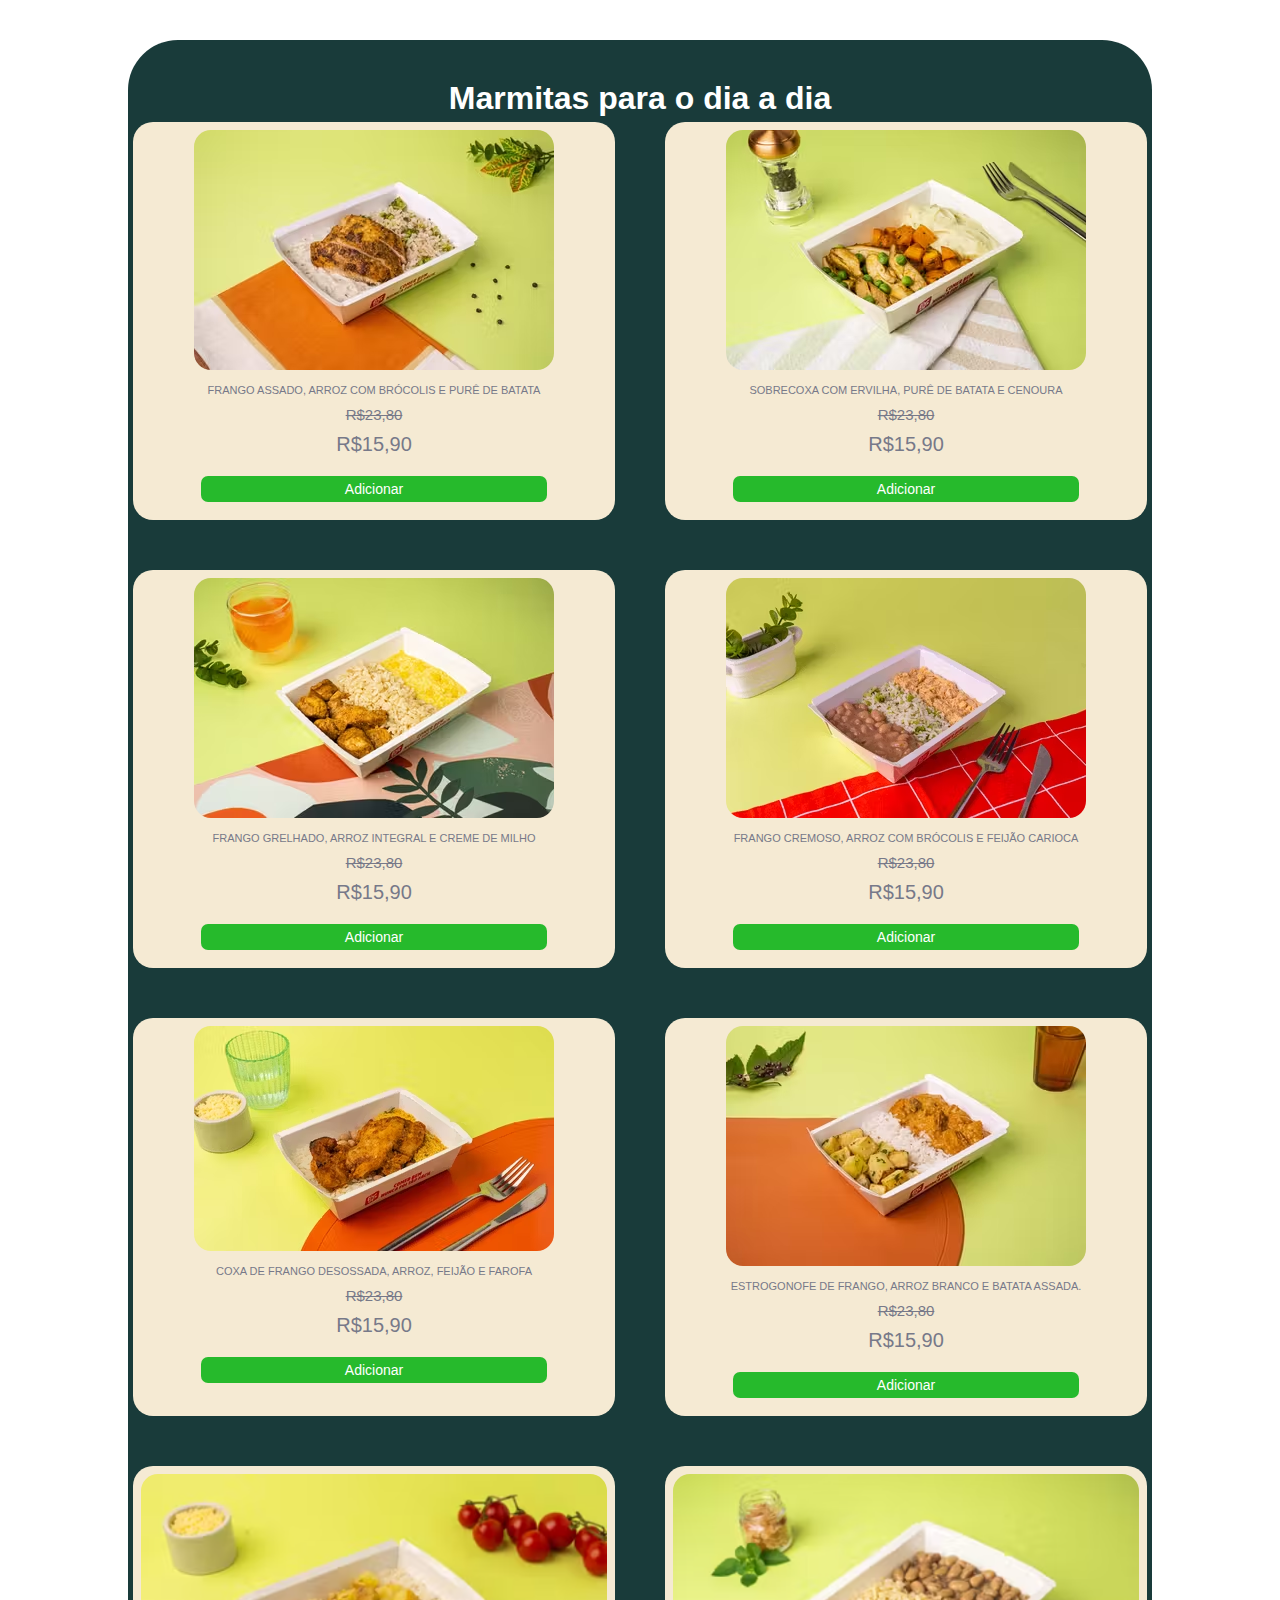
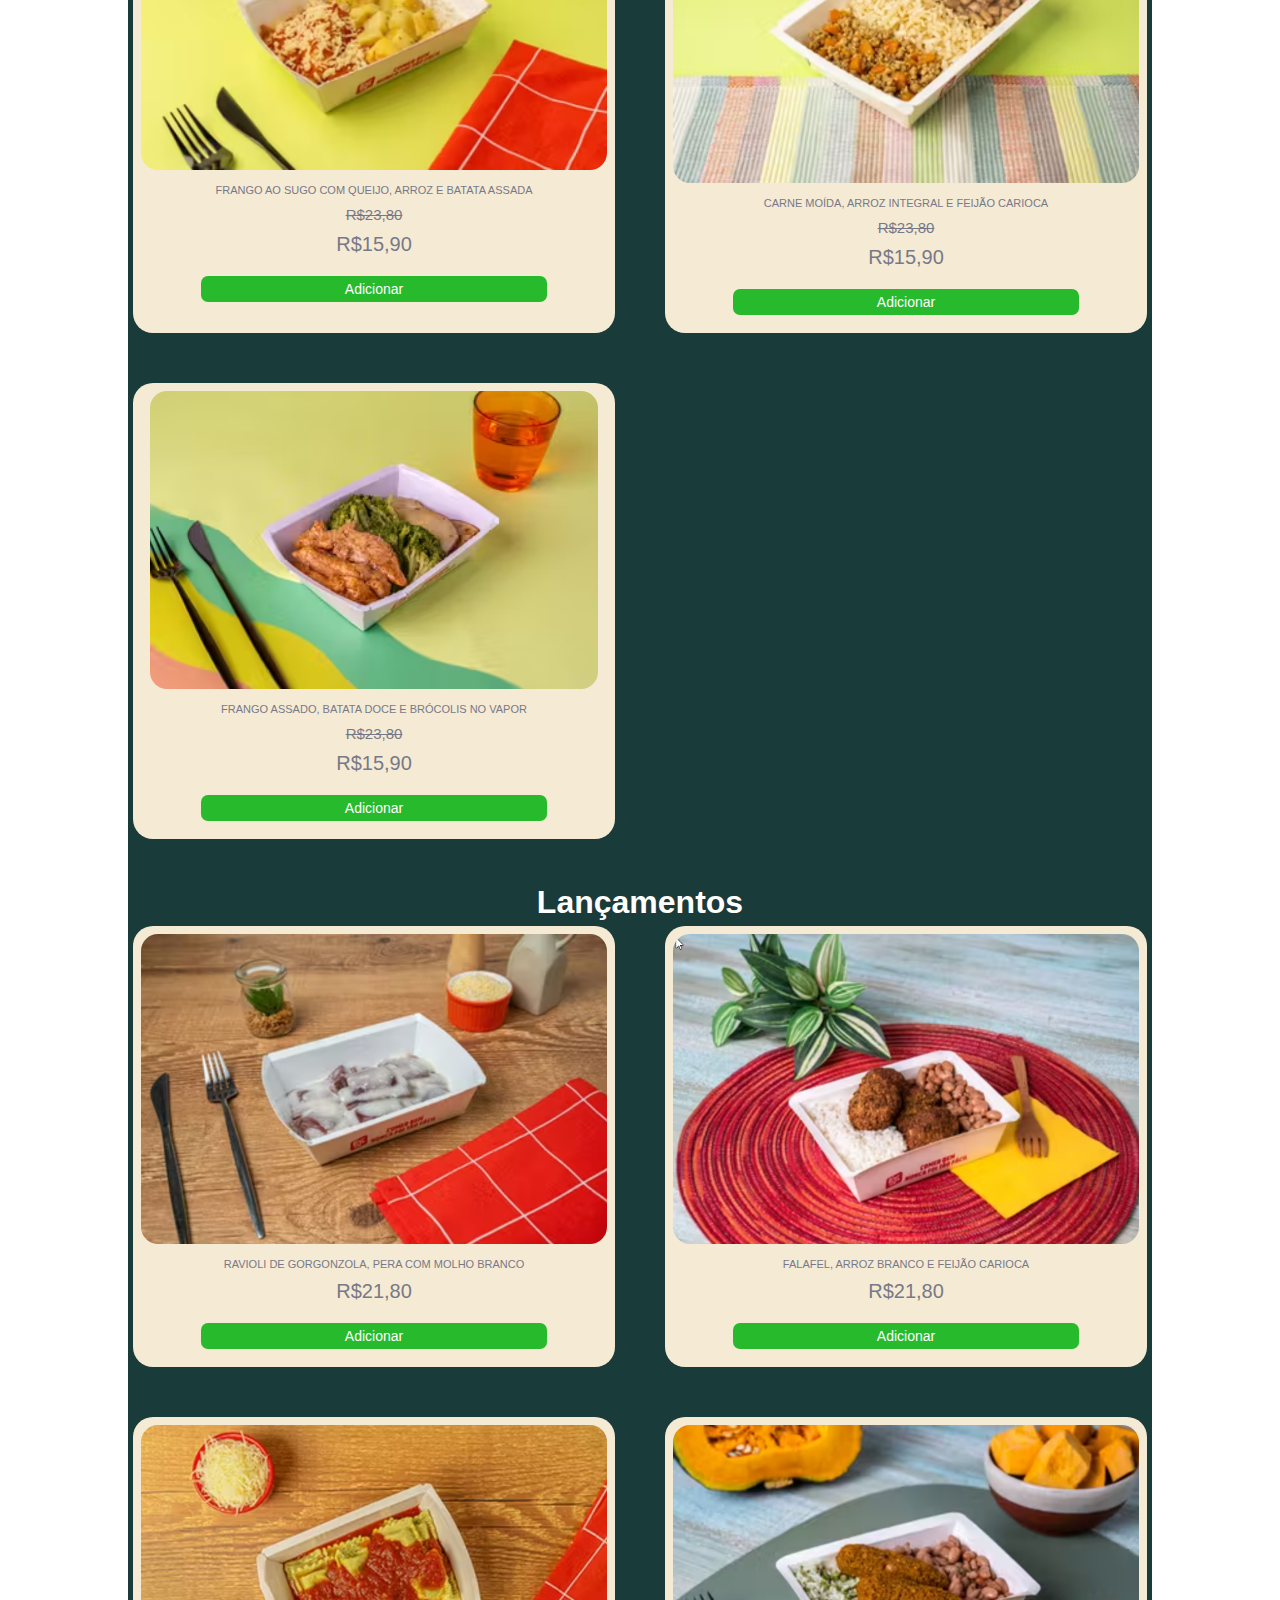
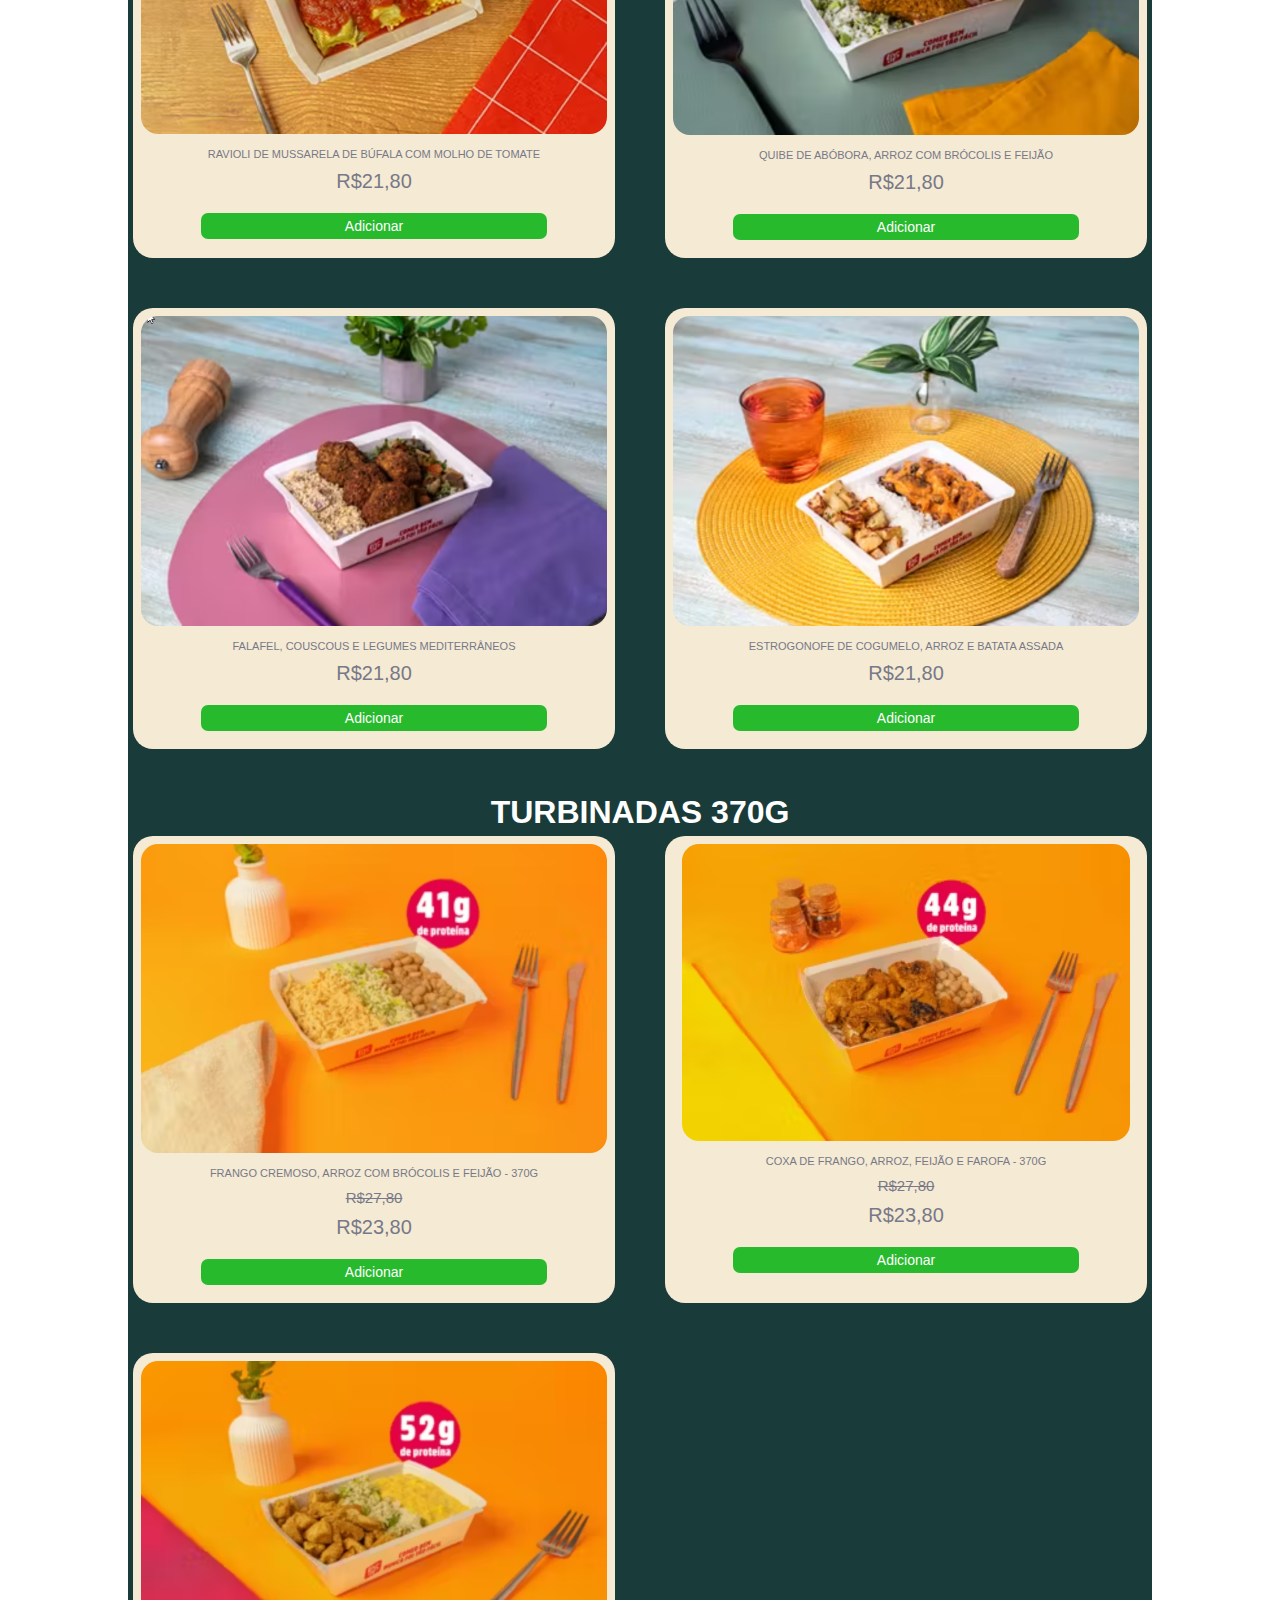
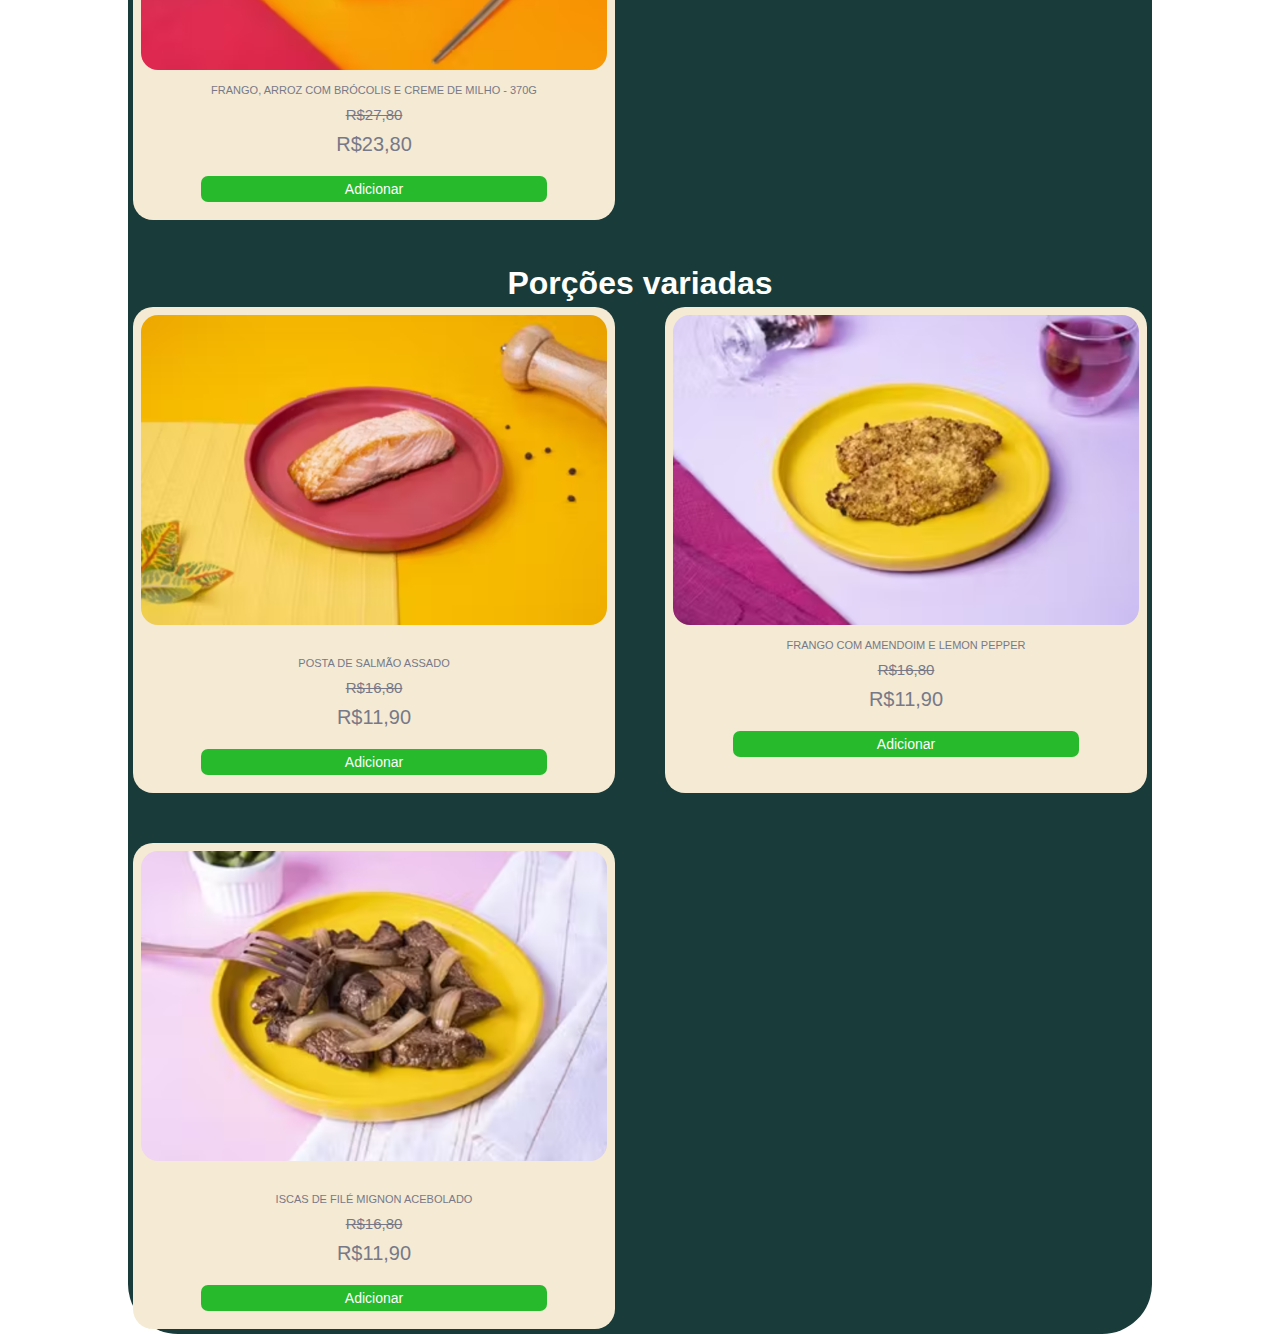
<file: index.html>
<!DOCTYPE html>
<html lang="en">

<head>
    <meta charset="UTF-8">
    <meta name="viewport" content="width=device-width, initial-scale=1.0">
    <link rel="stylesheet" href="style.css">
    <title>Document</title>
</head>

<body>
    <header>
        <div class="mobile-menu" onclick="myFunction()">
            <i class="fa-duotone fa-bars"></i>
            <ul id="myLinks">
                <li><a href="#inicio">Inicio</a></li>
                <li><a href="#cardapio">Cardápio</a></li>
                <li><a href="#avaliações">Avaliações</a></li>
            </ul>
        </div>

    </header>
    <div id="first-container">
        <div id="h1primeiro">
            <h1>Marmitas para o dia a dia</h1>
        </div>
        <div class="card-container">
            <div class="card">
                <img src="./img/frango-assado-arroz-com-brocolis-pure-de-batata-0-300g-1679344544447.avif" alt="">
                <div class="card-content">
                    <p>FRANGO ASSADO, ARROZ COM BRÓCOLIS E PURÊ DE BATATA</p>
                    <p class="valor">R$23,80</p>
                    <p class="preco">R$15,90</p>
                    <div class="bnt">
                        <button class="btn">Adicionar</button>
                    </div>
                </div>
            </div>
            <div class="card">
                <img src="./img/sobrecoxa-com-ervilha-pure-de-batata-e-cenoura-0-300g-1670519561837.jpg" alt="">
                <div class="card-content">
                    <p>SOBRECOXA COM ERVILHA, PURÊ DE BATATA E CENOURA
                    </p>
                    <p class="valor">R$23,80</p>
                    <p class="preco">R$15,90</p>
                    <div class="bnt">
                        <button class="btn">Adicionar</button>
                    </div>
                </div>
            </div>
            <div class="card">
                <img src="./img/frango-grelhado-arroz-integral-e-creme-de-milho--0-300g-1670520645724.avif" alt="">
                <div class="card-content">
                    <p>FRANGO GRELHADO, ARROZ INTEGRAL E CREME DE MILHO
                    </p>
                    <p class="valor">R$23,80</p>
                    <p class="preco">R$15,90</p>
                    <div class="bnt">
                        <button class="btn">Adicionar</button>
                    </div>
                </div>
            </div>
            <div class="card">
                <img src="./img/frango-desfiado-cremoso-arroz-e-feijao-carioca-0-300g-1695417310410.avif" alt="">
                <div class="card-content">
                    <p>FRANGO CREMOSO, ARROZ COM BRÓCOLIS E FEIJÃO CARIOCA
                    </p>
                    <p class="valor">R$23,80</p>
                    <p class="preco">R$15,90</p>
                    <div class="bnt">
                        <button class="btn">Adicionar</button>
                    </div>
                </div>
            </div>
            <div class="card">
                <img id="img2" src="./img/file-de-coxa-arroz-feijao-e-farofa-0-300g-1698702840064.avif" alt="">
                <div class="card-content">
                    <p>COXA DE FRANGO DESOSSADA, ARROZ, FEIJÃO E FAROFA
                    </p>
                    <p class="valor">R$23,80</p>
                    <p class="preco">R$15,90</p>
                    <div class="bnt">
                        <button class="btn">Adicionar</button>
                    </div>
                </div>
            </div>
            <div class="card">
                <img src="./img/estrogonofe-de-frango-arroz-e-batata-assada-0-300g-1679405756489.avif" alt="">
                <div class="card-content">
                    <p>ESTROGONOFE DE FRANGO, ARROZ BRANCO E BATATA ASSADA.
                    </p>
                    <p class="valor">R$23,80</p>
                    <p class="preco">R$15,90</p>
                    <div class="bnt">
                        <button class="btn">Adicionar</button>
                    </div>
                </div>
            </div>
            <div class="card">
                <img src="./img/2024-06-09 20_32_54-Window.png" alt="">
                <div class="card-content">
                    <p>FRANGO AO SUGO COM QUEIJO, ARROZ E BATATA ASSADA
                    </p>
                    <p class="valor">R$23,80</p>
                    <p class="preco">R$15,90</p>
                    <div class="bnt">
                        <button class="btn">Adicionar</button>
                    </div>
                </div>
            </div>
            <div class="card">
                <img src="./img/2024-06-09 20_34_00-Window.png" alt="">
                <div class="card-content">
                    <p>CARNE MOÍDA, ARROZ INTEGRAL E FEIJÃO CARIOCA
                    </p>
                    <p class="valor">R$23,80</p>
                    <p class="preco">R$15,90</p>
                    <div class="bnt">
                        <button class="btn">Adicionar</button>
                    </div>
                </div>
            </div>
            <div class="card">
                <img src="./img/imgCerta.png" alt="">
                <div class="card-content">
                    <p>FRANGO ASSADO, BATATA DOCE E BRÓCOLIS NO VAPOR
                    </p>
                    <p class="valor">R$23,80</p>
                    <p class="preco">R$15,90</p>
                    <div class="bnt">
                        <button class="btn">Adicionar</button>
                    </div>
                </div>
            </div>
        </div>



        <div class="h1">
            <h1>Lançamentos</h1>
        </div>
        <div class="card-container2">
            <div class="card">
                <img src="./img/2024-06-10 12_09_25--ravioli-de-gorgonzola-pera-com-molho-branco-0-300g-1709899165956.jpg (360×240) .png"
                    alt="">
                <div class="card-content">
                    <p>RAVIOLI DE GORGONZOLA, PERA COM MOLHO BRANCO
                    </p>
                    <p class="preco">R$21,80</p>
                    
                    <div class="bnt">
                        <button class="btn">Adicionar</button>
                    </div>
                </div>
            </div>
            <div class="card">
                <img src="./img/2024-06-10 12_08_06-falafel-arroz-branco-e-feijao-carioca-0-300g-1712945026357.jpg (360×240) - Brave.png"
                    alt="">
                <div class="card-content">
                    <p>FALAFEL, ARROZ BRANCO E FEIJÃO CARIOCA
                    </p>
                    <p class="preco">R$21,80</p>
                  
                    <div class="bnt">
                        <button class="btn">Adicionar</button>
                    </div>
                </div>
            </div>
            <div class="card">
                <img src="./img/2024-06-10 12_08_14-ravioli-de-mussarela-de-bufala-com-molho-de-tomate-0-300g-1712955174820.jpg (360.png"
                    alt="">
                <div class="card-content">
                    <p>RAVIOLI DE MUSSARELA DE BÚFALA COM MOLHO DE TOMATE
                    </p>
                    <p class="preco">R$21,80</p>
            
                    <div class="bnt">
                        <button class="btn">Adicionar</button>
                    </div>
                </div>
            </div>
            <div class="card">
                <img src="./img/2024-06-10 12_12_04-quibe-de-abobora-arroz-branco-e-feijao-carioca-0-300g-1712947201950.jpg (360×240.png"
                    alt="">
                <div class="card-content">
                    <p>QUIBE DE ABÓBORA, ARROZ COM BRÓCOLIS E FEIJÃO
                    </p>
                    <p class="preco">R$21,80</p>
                 
                    <div class="bnt">
                        <button class="btn">Adicionar</button>
                    </div>
                </div>
            </div>
            <div class="card">
                <img src="./img/2024-06-10 12_12_15-falafel-couscous-e-legumes-assados-0-300g-1712948900424.jpg (360×240) - Brave.png"
                    alt="">
                <div class="card-content">
                    <p>FALAFEL, COUSCOUS E LEGUMES MEDITERRÂNEOS
                    </p>
                    <p class="preco">R$21,80</p>

                    <div class="bnt">
                        <button class="btn">Adicionar</button>
                    </div>
                </div>
            </div>
            <div class="card">
                <img src="./img/2024-06-10 12_12_28-estrogonofe-de-cogumelo-arroz-e-batata-assada-0-300g-1712949263192.jpg (360×240).png"
                    alt="">
                <div class="card-content">
                    <p>ESTROGONOFE DE COGUMELO, ARROZ E BATATA ASSADA
                    </p>
                    <p class="preco">R$21,80</p>
                    <div class="bnt">
                        <button class="btn">Adicionar</button>
                    </div>
                </div>
            </div>
        </div>

        <div class="h1">
            <h1>TURBINADAS 370G</h1>
        </div>

        <div class="card-container3">
            <div class="card">
                <img src="./img/2024-06-10 12_06_44-frango-desfiado-arroz-e-feijao-carioca---370g-0-370g-1709329841351.jpg (360×239).png"
                    alt="">
                <div class="card-content">
                    <p>FRANGO CREMOSO, ARROZ COM BRÓCOLIS E FEIJÃO - 370G
                    </p>
                    <p class="valor">R$27,80</p>
                    <p class="preco">R$23,80</p>
                    <div class="bnt">
                        <button class="btn">Adicionar</button>
                    </div>
                </div>
            </div>
            <div class="card">
                <img src=".//img/imgCerta2.png"
                    alt="">
                <div class="card-content">
                    <p>COXA DE FRANGO, ARROZ, FEIJÃO E FAROFA - 370G
                    </p>
                    <p class="valor">R$27,80</p>
                    <p class="preco">R$23,80</p>
                  
                    <div class="bnt">
                        <button class="btn">Adicionar</button>
                    </div>
                </div>
            </div>
            <div class="card">
                <img src="./img/2024-06-10 12_03_07-frango-arroz-com-brocolis-e-creme-de-milho---370g-0-370g-1709381259564.jpg (360×.png"
                    alt="">
                <div class="card-content">
                    <p>FRANGO, ARROZ COM BRÓCOLIS E CREME DE MILHO - 370G
                    </p>
                    <p class="valor">R$27,80</p>
                    <p class="preco">R$23,80</p>
                
                    <div class="bnt">
                        <button class="btn">Adicionar</button>
                    </div>
                </div>
            </div>

        </div>
        <div class="h1">
            <h1>Porções variadas</h1>
        </div>
        <div class="card-container4">

            <div class="card">
                <img src="./img/2024-06-10 12_41_44-posta-de-salmao-assado-0-110g-1666381018610.jpg (360×240) - Brave.png"
                    alt="">
                <div class="card-content">
                    <br>
                    <p>POSTA DE SALMÃO ASSADO </p>
                    <p class="valor">R$16,80</p>
                    <p class="preco">R$11,90</p>
                    <div class="bnt">
                        <button class="btn">Adicionar</button>
                    </div>
                </div>
            </div>
            <div class="card">
                <img src="./img/2024-06-10 12_41_05-frango-com-amendoim-e-lemon-pepper-0-110g-1664564687780.jpg (360×240) - Brave.png"
                    alt="">
                <div class="card-content">
                    <p>FRANGO COM AMENDOIM E LEMON PEPPER </p>
                    <p class="valor">R$16,80</p>
                    <p class="preco">R$11,90</p>
                    <div class="bnt">
                        <button class="btn">Adicionar</button>
                    </div>
                </div>
            </div>
            <div class="card">
                <img src="./img/2024-06-10 12_40_36-iscas-de-file-mignon-acebolado-0-110g-1662755214540.jpg (360×240) - Brave.png"
                    alt="">
                <div class="card-content">
                    <br>
                    <p>ISCAS DE FILÉ MIGNON ACEBOLADO </p>
                    <p class="valor">R$16,80</p>
                    <p class="preco">R$11,90</p>
                    <div class="bnt">
                        <button class="btn">Adicionar</button>
                    </div>
                </div>
            </div>
        </div>
    </div>
    <script src="main.js"></script>
</body>
</html>
</file>
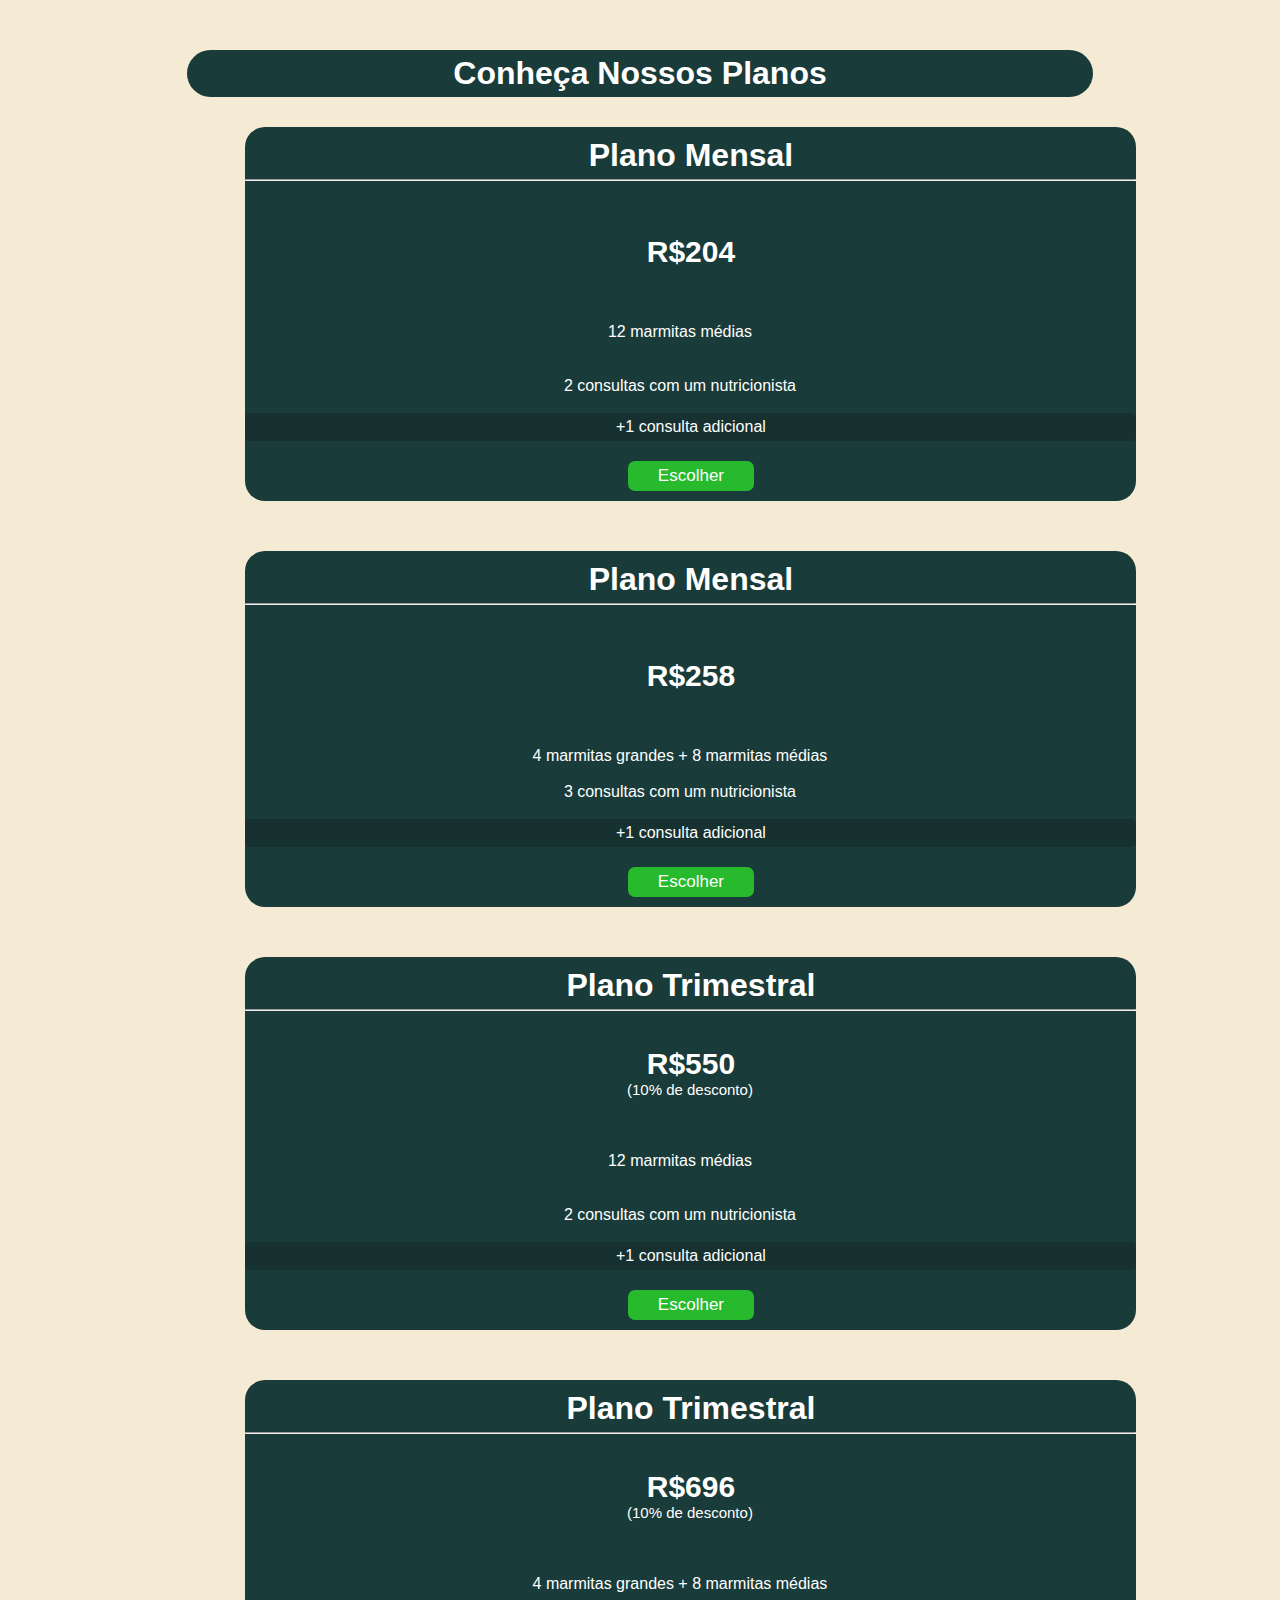
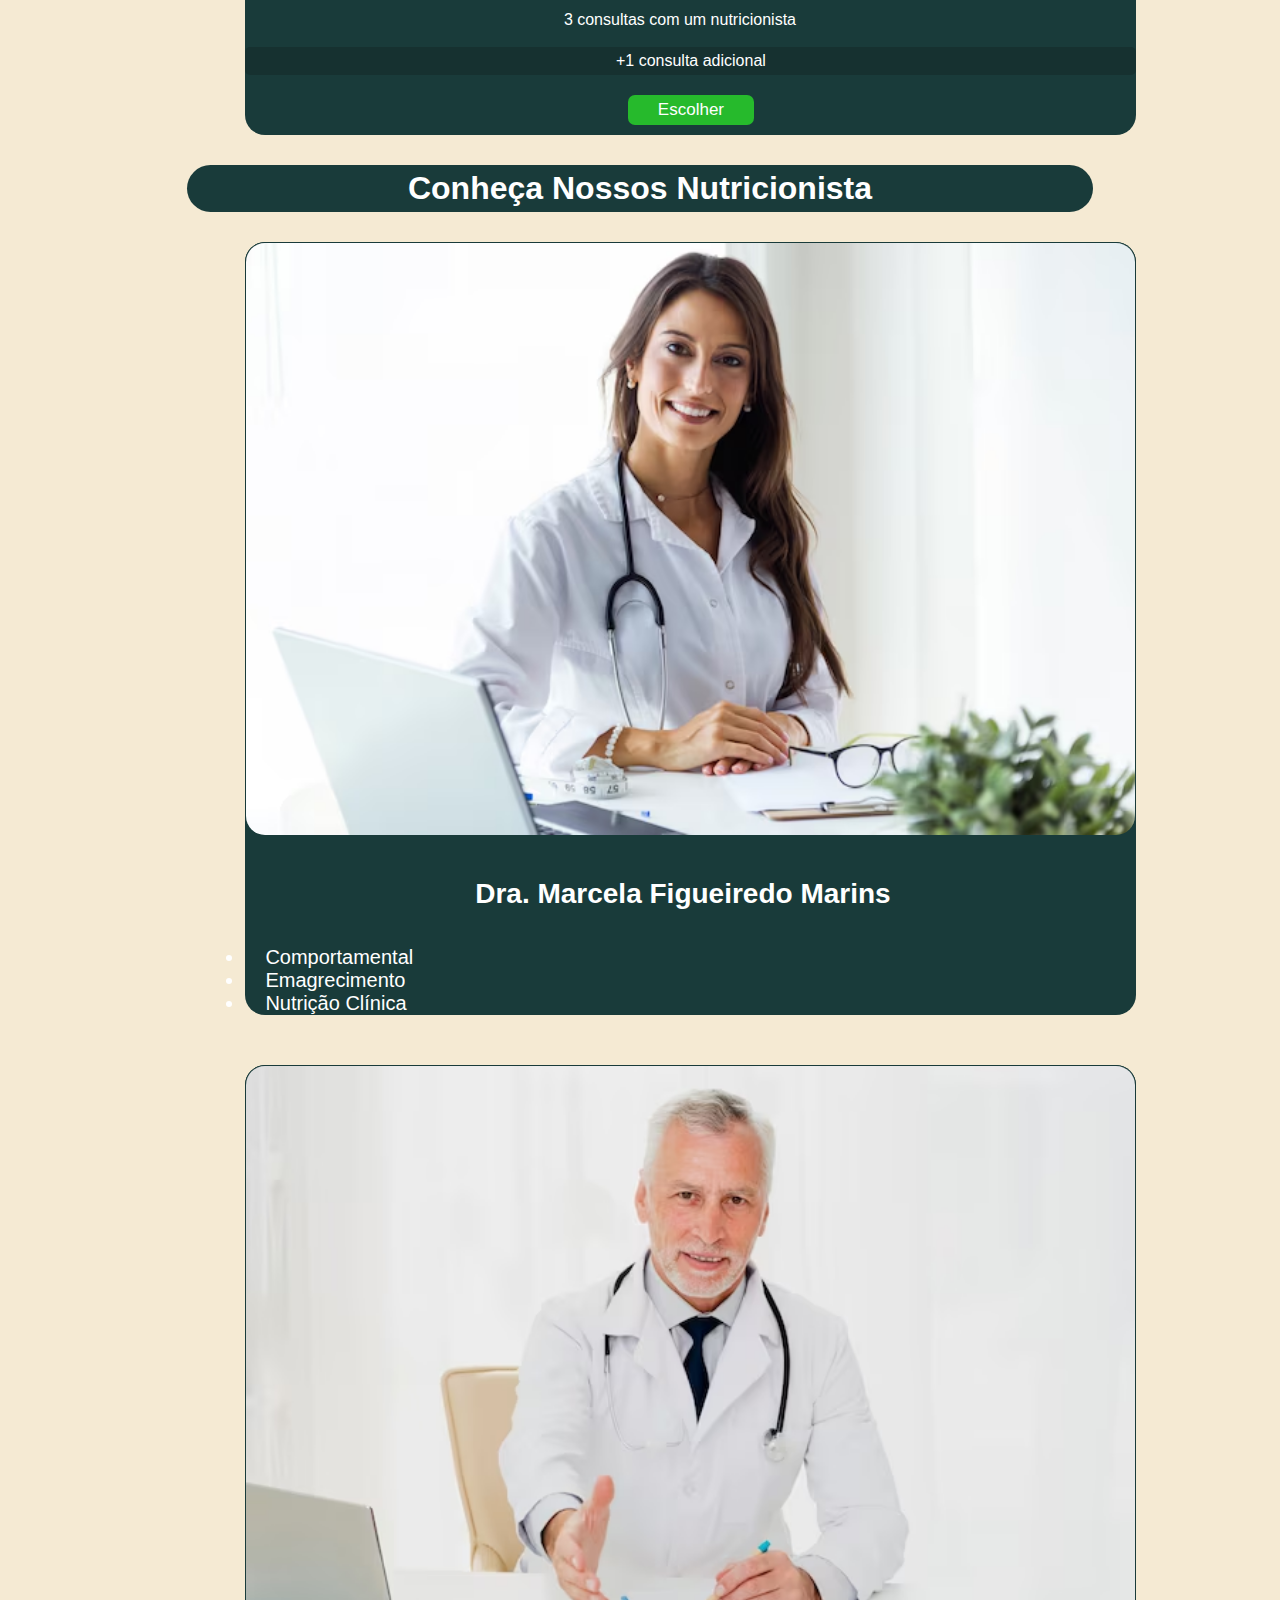
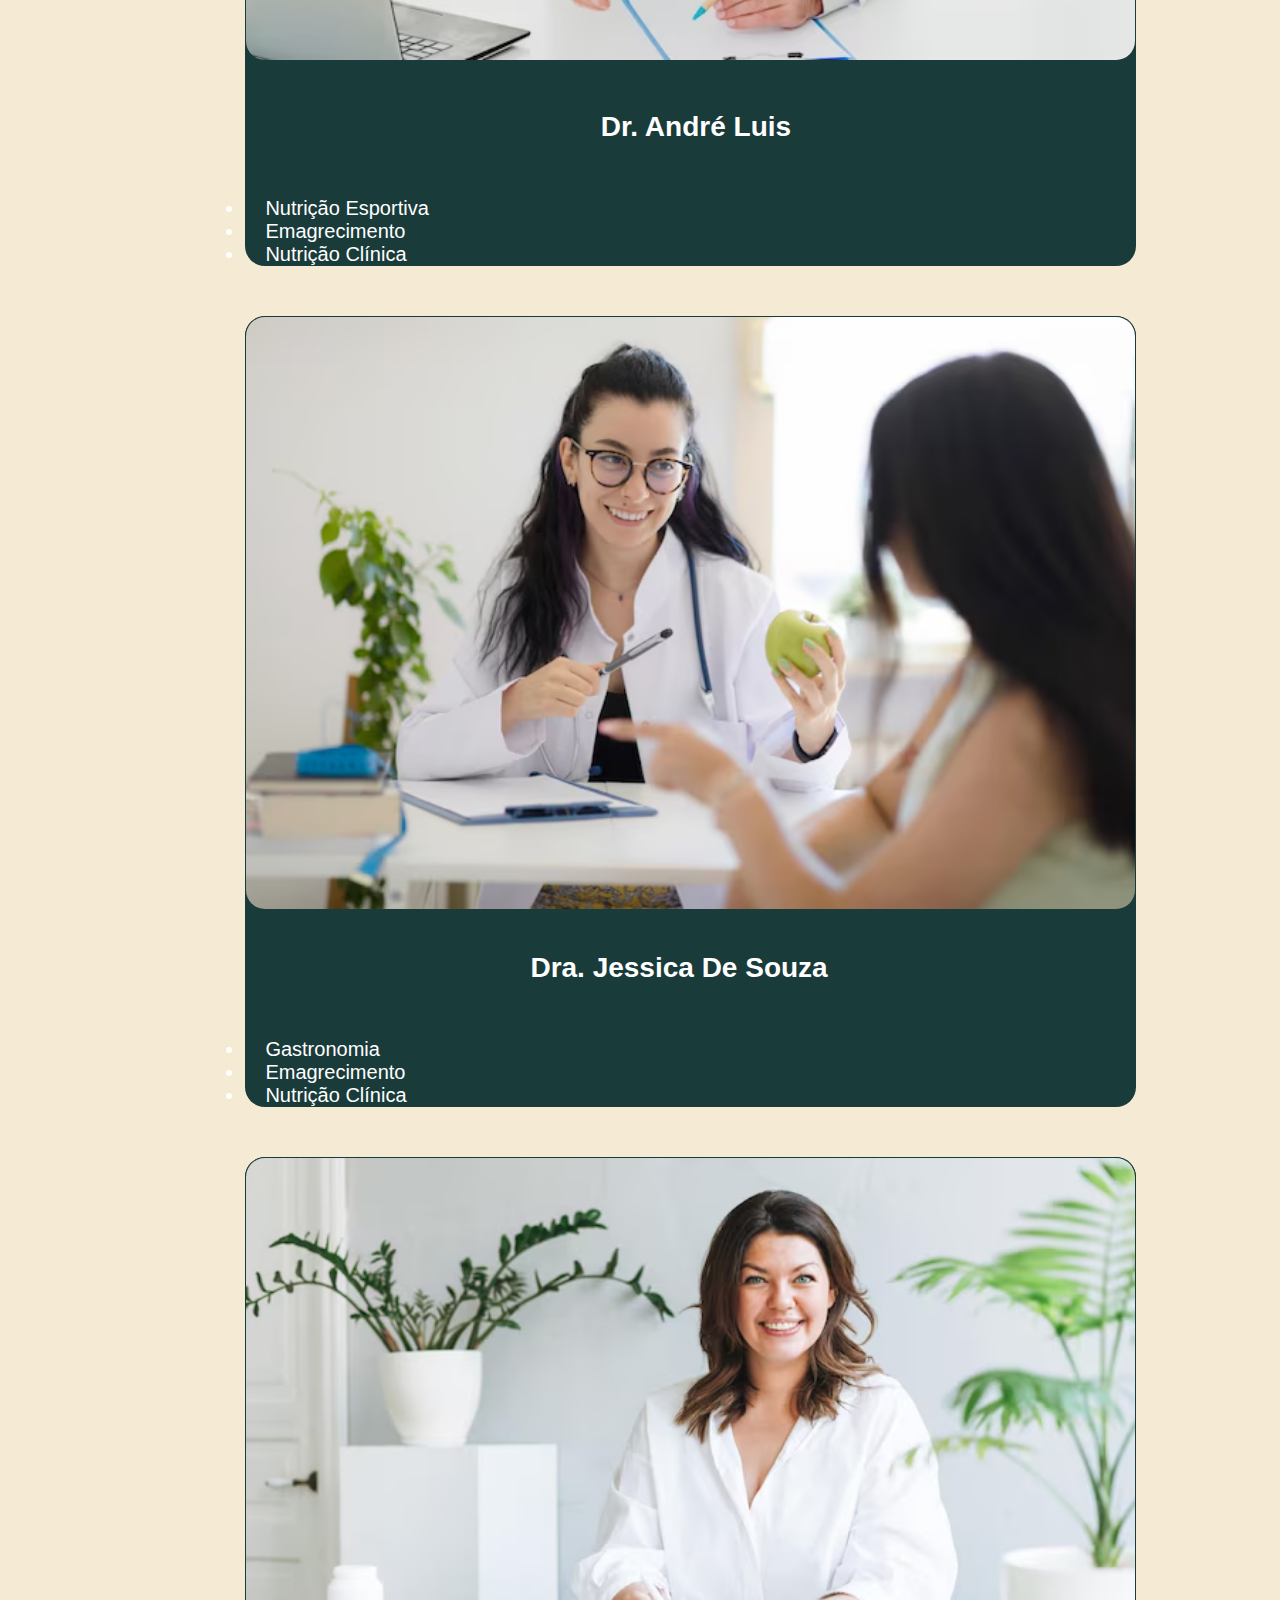
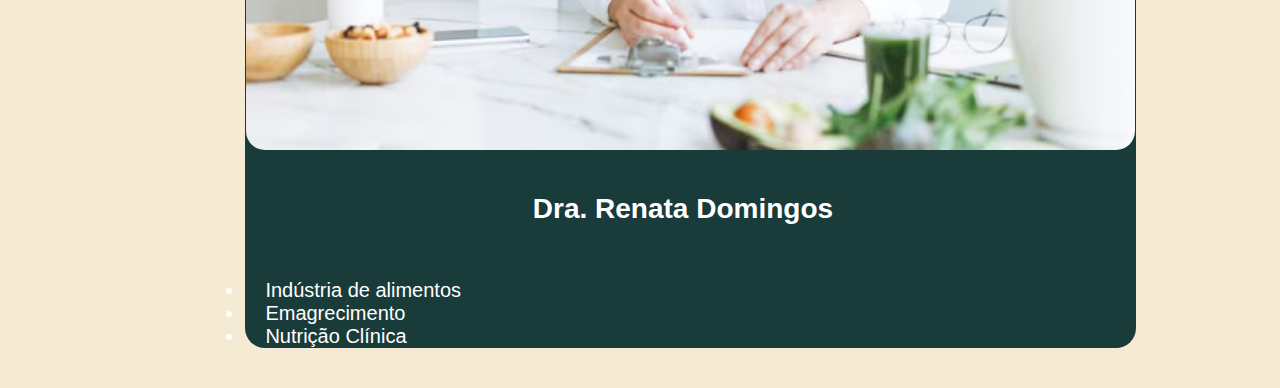
<file: pt2/index.html>
<!DOCTYPE html>
<html lang="en">

<head>
    <meta charset="UTF-8">
    <meta name="viewport" content="width=device-width, initial-scale=1.0">
    <link rel="stylesheet" href="style.css">
    <title>Document</title>
</head>

<body>
    <header>
        <div class="mobile-menu" onclick="myFunction()">
            <i class="fa-duotone fa-bars"></i>
            <ul id="myLinks">
                <li><a href="#inicio">Inicio</a></li>
                <li><a href="#cardapio">Cardápio</a></li>
                <li><a href="#avaliações">Avaliações</a></li>
            </ul>
        </div>

    </header>
    <div id="first-container">
        <div id="h1primeiro">
            <h1>Conheça Nossos Planos</h1>
        </div>
        <div class="card-container">
            <div class="card">
                <div class="card-content">
                    <h1 id="text-h1">Plano Mensal</h1>
                    <hr>
                    <br>
                    <br>
                    <br>
                    <h1 id="valor">R$204</h1>
                    <br>
                    <br>
                    <br>
                    <p>12 marmitas médias</p>
                    <p class="invisivel">asdasd</p>
                    <br>
            
                    <p>2 consultas com um nutricionista</p>
                    <br>
                    <p class="add">+1 consulta adicional</p>
                    <div class="bnt">
                        <a href="./formulario.html"><button class="btn">Escolher</button></a>
                    </div>
                </div>
            </div>
            <div class="card">
                <div class="card-content">
                    <h1 id="text-h1">Plano Mensal</h1>
                    <hr>
                    <br>
                    <br>
                    <br>
                    <h1 id="valor">R$258</h1>
                    <br>
                    <br>
                    <br>
                    <p>4 marmitas grandes + 8 marmitas médias</p>
                    <br>
                    <p>3 consultas com um nutricionista</p>
                    <br>
                    <p class="add">+1 consulta adicional</p>
                    <div class="bnt">
                        <a href="./formulario.html"><button class="btn">Escolher</button></a>
                    </div>
                </div>
            </div>
            <div class="card">
                <div class="card-content">
                    <h1 id="text-h1">Plano Trimestral</h1>
                    <hr>
                    <br>
                    <br>
                    
                    <h1 id="valor">R$550</h1>
                    <p id="desconto">(10% de desconto)</p>
                    <br>
                    <br>
                    <br>
                    <p>12 marmitas médias</p>
                    <p class="invisivel">asdasds</p>
                    <br>
                    <p>2 consultas com um nutricionista</p>
                    <br>
                    <p class="add">+1 consulta adicional</p>
                    <div class="bnt">
                        <a href="./formulario.html"><button class="btn">Escolher</button></a>
                    </div>
                </div>
            </div>
            <div class="card">
                <div class="card-content">
                    <h1 id="text-h1">Plano Trimestral</h1>
                    <hr>
                    <br>
                    <br>
                    
                    <h1 id="valor">R$696</h1>
                    <p id="desconto">(10% de desconto)</p>
                    <br>
                    <br>
                    <br>
                    <p>4 marmitas grandes + 8 marmitas médias</p>
                    <br>
                    <p>3 consultas com um nutricionista</p>
                    <br>
                    <p class="add">+1 consulta adicional</p>
                    <div class="bnt">
                        <a href="./formulario.html"><button class="btn">Escolher</button></a>
                    </div>
                </div>
            </div>
        </div>

        <div id="h1segundo">
            <h1 id="h1">Conheça Nossos Nutricionista</h1>
        </div>
        <div class="card-container2">
            <div class="card">
                <div class="card-content">
                    <img src="./imgNutri/bela-jovem-doutora-olhando-a-camera-no-escritorio_1301-7781.avif" alt="">
                    <br>
                    <br>
                    <h2 id="nutri">Dra. Marcela Figueiredo Marins</h2>
                    <br>   
                    <br>
                      <li class="li">Comportamental</li> 
                      <li class="li">Emagrecimento</li> 
                      <li class="li">Nutrição Clínica</li>
                </div>
            </div>
            <div class="card">
                <div class="card-content">
                    <img src="./imgNutri/medico-na-mesa-segurando-a-mao-dele_23-2148285715.avif" alt="">
                    <br>
                    <br>
                    <h2 id="nutri2">Dr. André Luis</h2>
                    <br>   
                    <br>
                    <br>
                      <li class="li">Nutrição Esportiva</li> 
                      <li class="li">Emagrecimento</li> 
                      <li class="li">Nutrição Clínica</li>
                </div>
            </div>
            <div class="card">
                <div class="card-content">
                    <img src="./imgNutri/nutricionista-dando-consulta-sobre-plano-de-dieta-e-alimentacao-saudavel-para-o-paciente_298018-453.avif" alt="">
                    <br>
                    <br>
                    <h2 id="nutri3">Dra. Jessica De Souza </h2>
                    <br>   
                    <br>
                    <br>
                      <li class="li" class="li">Gastronomia</li> 
                      <li class="li" class="li">Emagrecimento</li> 
                      <li class="li" class="li"> Nutrição Clínica</li>
                </div>
            </div>
            <div class="card">
                <div class="card-content">
                    <img src="./imgNutri/morena-medica-nutricionista-plus-size-em-camisa-branca-trabalhando-no-laptop-na-sala-de-escritorio-moderna_72389-3985.avif" alt="">
                    <br>
                    <br>
                    <h2 id="nutri4">Dra. Renata Domingos</h2>
                    <br>   
                    <br>
                    <br>
                      <li class="li">Indústria de alimentos</li> 
                      <li class="li">Emagrecimento</li> 
                      <li class="li">Nutrição Clínica</li>
                </div>
            </div>
        </div>

</body>

</html>
</file>
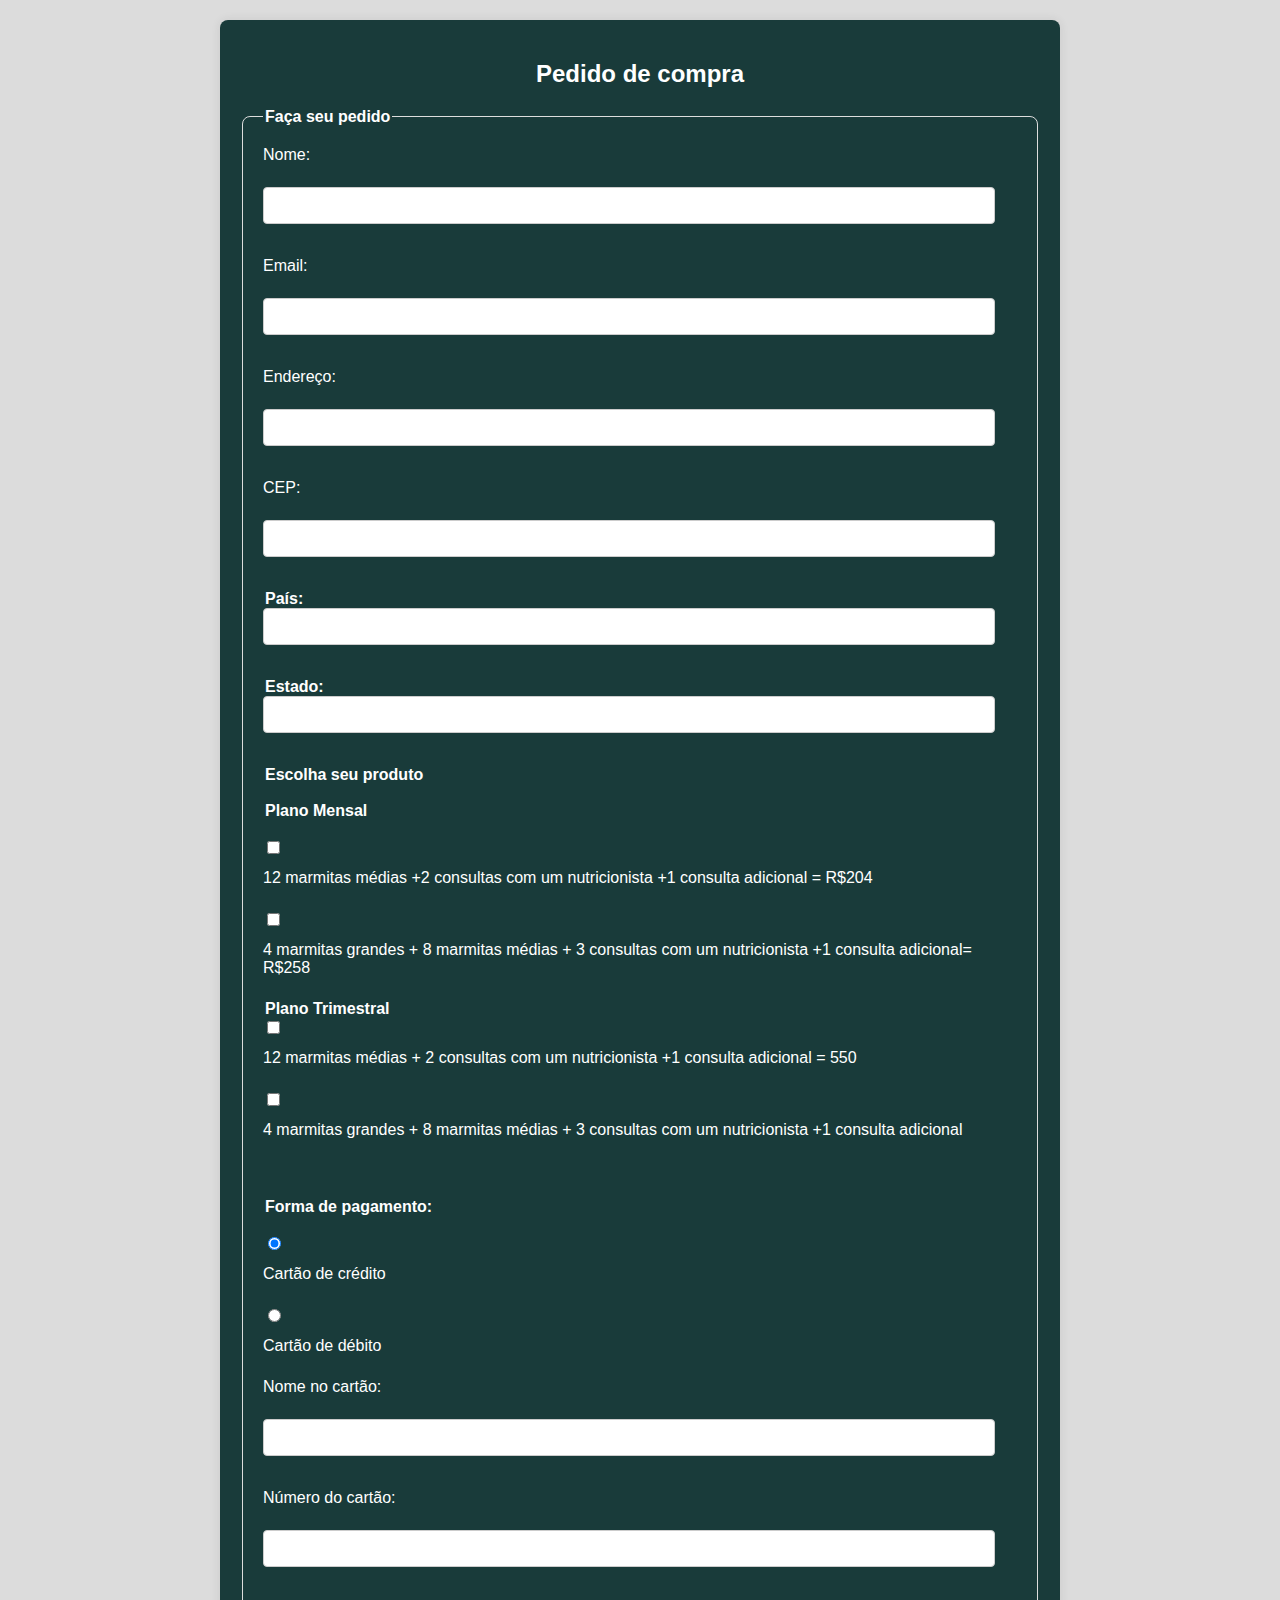
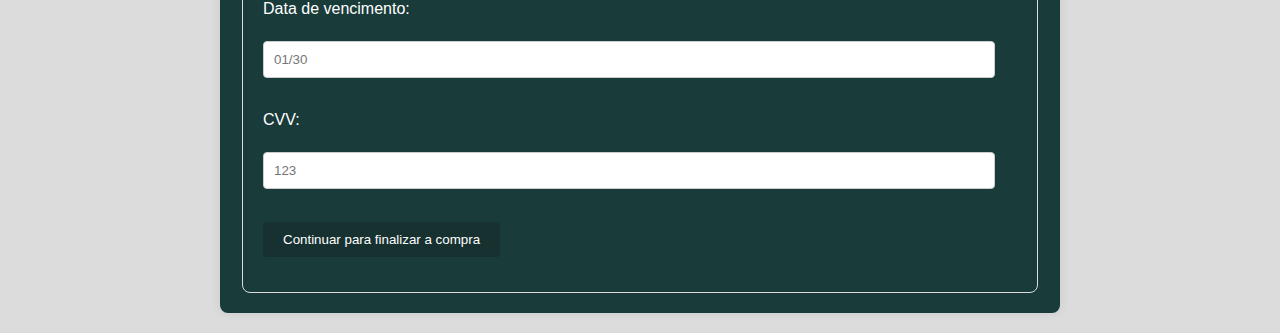
<file: pt2/formulario.html>
<!DOCTYPE html>
<html lang="pt-BR">

<head>
    <meta charset="UTF-8">
    <meta name="viewport" content="width=device-width, initial-scale=1.0">
    <title>Forms</title>
    <link rel="stylesheet" href="styles.css">
</head>

<body>

    <section>
        <div id="formulario_pedido">
            <h2>Pedido de compra</h2>
            <form method="get" action="">
                <fieldset>
                    <legend>Faça seu pedido</legend>
                    <label for="nome">Nome:</label>
                    <br>
                    <input type="text" name="nome">

                    <br><br>

                    <label for="email">Email:</label>
                    <br>
                    <input type="email" required name="email" placeholder="">

                    <br><br>

                    <label for="address">Endereço:</label>
                    <br>
                    <input type="text" required name="address" placeholder="">

                    <br><br>

                    <label for="cep">CEP:</label>
                    <br>
                    <input type="number" required name="cep" placeholder="">

                    <br><br>

                    <legend>País:</legend>
                    <input type="text" list="listaPais" name="pais">
                    <datalist id="listaPais">
                        <option value="Brasil"></option>
                    </datalist>

                    <br><br>

                    <legend>Estado:</legend>
                    <input type="text" list="listaEstados" name="estados">
                    <datalist id="listaEstados">
                        <option value="São Paulo"></option>
                        <option value="Amapá"></option>
                        <option value="Tocantins"></option>
                        <option value="Sergipe"></option>
                        <option value="Rio de Janeiro"></option>
                        <option value="Rio Grande do Sul"></option>
                        <option value="Rio Grande do Norte"></option>
                        <option value="Bahia"></option>
                        <option value="Paraíba"></option>
                        <option value="Roraima"></option>
                        <option value="Amazonas"></option>
                    </datalist>
                    <br><br>
                    <legend>Escolha seu produto</legend>
                    <br>
                    <legend>Plano Mensal</legend>
                    <br>
                    <input type="checkbox" name="Plano Mensal">
                    <label for="gameBoy">
                        <div>
                            12 marmitas médias +2 consultas com um nutricionista +1 consulta adicional = R$204
                        </div>
                    </label>
                    <br>
                    <input type="checkbox" name="Plano Mensal">
                    <label for="microTac">
                        <div>
                            4 marmitas grandes + 8 marmitas médias + 3 consultas com um nutricionista +1 consulta
                            adicional= R$258
                        </div>
                    </label>
                    <br>
                    <legend>Plano Trimestral</legend>
                    <input type="checkbox" name="Plano Trimestral" class="Livros">
                    <label for="macintosh">
                        <div>
                            12 marmitas médias + 2 consultas com um nutricionista +1 consulta adicional = 550
                        </div>
                    </label>
                    <br>
                    <input type="checkbox" name="Plano Trimestral" class="Livros">
                    <label for="macintosh">
                        <div>
                            4 marmitas grandes + 8 marmitas médias + 3 consultas com um nutricionista +1 consulta adicional
                        </div>
                    </label>
                    <br>
                    <br><br>

                    <legend>Forma de pagamento:</legend>
                    <br>
                    <input type="radio" name="pay" checked="required">
                    <label>Cartão de crédito</label>
                    <br>
                    <input type="radio" name="pay">
                    <label>Cartão de débito</label>

                    <br>

                    <label for="nomeCartao">Nome no cartão:</label>
                    <br>
                    <input type="text" name="nomeCartao">

                    <br><br>

                    <label for="numeroCartao">Número do cartão:</label>
                    <br>
                    <input type="text" name="numeroCartao" max="16">

                    <br><br>

                    <label for="cc-expiration">Data de vencimento:</label>
                    <br>
                    <input type="text" required name="address" placeholder="01/30">

                    <br><br>

                    <label for="cvv">CVV:</label>
                    <br>
                    <input type="text" required name="cvv" placeholder="123">

                    <br><br>

                    <input type="submit" value="Continuar para finalizar a compra" id="botao_pedido"></input>

                </fieldset>
            </form>
        </div>

</body>

</html>
</file>
<file: style.css>
*{
    margin: 0px;
    padding: 0px;
    box-sizing: border-box;
    font-family: "Arial", sans-serif;
    
}

body{
    min-height: 100vh;
    background-color: #ffffff;
    display: flex;
    justify-content: center;
    align-items: center;
    padding-top: 40px;
}
.mobile-menu {
    width: 95%;
    height: auto;
    position: absolute;
    top: 5px;
    background: #dcdcdc;
    display: none;
}

.mobile-menu i {
    position: absolute;
    right: 25px;
    top: 10px;
    font-size: 23px;
    cursor: pointer;
}

.mobile-menu ul {
    display: block;
    text-align: center;
}

.mobile-menu ul li{
    list-style-type: none;
    padding: 10px 0;
}

.mobile-menu ul li a {
    text-decoration: none;
    font-weight: 600;
    color: #2b2b2b;
}

.mobile-menu ul li a:hover {
    color: #fa5e00;
}

.card-container {
    margin: auto;
    display: grid; 
    grid-template-columns: repeat(3, 1fr);
    grid-template-rows: repeat(3, 1fr);
    grid-gap:50px;
    position: relative;
    padding-top:30px;
    text-align: center;
    padding: 70px;
}

.card-container2{
    margin: auto;
    display: grid; 
    grid-template-columns: repeat(3, 1fr);
    grid-template-rows: repeat(2, 1fr);
    grid-gap:50px;
    position: relative;
    padding-top:30px;
    text-align: center;
    padding: 70px;
}
.card-container3{
    margin: auto;
    display: grid; 
    grid-template-columns: repeat(3, 1fr);
    grid-template-rows: repeat(1, 1fr);
    grid-gap:50px;
    position: relative;
    padding-top:30px;
    text-align: center;
    padding: 70px;
}
.card-container4{
    margin: auto;
    display: grid; 
    grid-template-columns: repeat(3, 1fr);
    grid-template-rows: repeat(1, 1fr);
    grid-gap:50px;
    position: relative;
    padding-top:30px;
    text-align: center;
    padding: 70px;
}

#first-container{
    background-color: #193B3A;
    width: 55%;
    border-radius: 50px;
}       
p{
    color: #777989;
    font-size: 11px;
    padding-top: 10px;
    padding-left: 20px;
    padding-right: 20px;
}
.valor{
    text-decoration: line-through;
    font-size: 15px;
}
.preco{
    font-size: 20px;
}
#h1primeiro{
    text-align: center;
    margin: 0;
    color: rgb(255, 255, 255);
    padding-top: 40px;
}
.h1 {
    text-align: center;
    margin: 0;
    color: rgb(255, 255, 255); 
    padding-top: 40px;
}
.card{
    background-color: #F5EAD3;
    border-radius: 20px;
    text-align: center;
    padding: 8px;
}
.card img{
    max-width: 100%;
    height: auto;
    border-radius: 17px;
}
img:hover {
    animation: rotate 2s ease infinite;
}
.card-container h2{
    color: #ffffff;
    font-size: 18px;
    margin-bottom: 10px;
}
.card-content{
    color: #222;
    
}
.bnt{
    padding-bottom: 10px;
    padding-top: 20px;
    display: flex;
    flex-direction: column;
    padding-left: 60px;
    padding-right: 60px;
    
}
.btn{
    padding: 5px;
    padding-left: 30px;
    padding-right: 30px;
    background-color: #26BA2C;
    border-radius: 7px;
    border: none;
    color: white;
    font-size: 14px;
}
.btn:hover{
    border: 1px solid #26BA2C;
    background: #fff;
    color: #26BA2C;
 
}
@media screen and (max-width: 1500px) {
    .card-container,
    .card-container2,
    .card-container3,
    .card-container4 {
        grid-template-columns: repeat(2, 1fr);
        padding: 5px; 
    }

    #first-container {
        width: 80%; 
    }

    #h1 {
        font-size: 1.5em;
    }
}

@media screen and (max-width: 520px) {
    .card-container,
    .card-container2,
    .card-container3,
    .card-container4 {
        grid-template-columns: 1fr;
        padding: 10px; 
        width: 90%;
    }
    #first-container {
        width: 90%; 
        padding-bottom: 12px;
        
    }
    #h1primeiro{
        padding-top: 30px;
        padding-left: 25px;
        padding-right: 25px;
        padding-bottom: 10px;
    }
    .h1 {
        font-size: 17px;
        padding-bottom: 40px;
    }
    .card{
        padding: 8px;
    }
    .mobile-menu {
        display: block;
    }

}
@media screen and (max-width: 280px) {
    .card-container,
    .card-container2,
    .card-container3,
    .card-container4 {
        grid-template-columns: 1fr;
        padding: 10px; 
        width: 90%;
    }
    #first-container {
        width: 90%; 
        padding-bottom: 12px;
        
    }
    #h1primeiro{
        padding-top: 30px;
        padding-left: 25px;
        padding-right: 25px;
        padding-bottom: 10px;
    }
    .h1 {
        font-size: 17px;
        padding-bottom: 40px;
    }
    .card{
        padding: 8px;
    }
    .mobile-menu {
        display: block;
    }

}
</file>
<file: pt2/style.css>
*{
    margin: 0px;
    padding: 0px;
    box-sizing: border-box;
    font-family: "Arial", sans-serif;
    
}

body{
    min-height: 100vh;
    background-color: #F5EAD3;
    display: flex;
    justify-content: center;
    align-items: center;
    padding-top: 40px;
}
.mobile-menu {
    width: 95%;
    height: auto;
    position: absolute;
    top: 5px;
    background: #dcdcdc;
    display: none;
}

.mobile-menu i {
    position: absolute;
    right: 25px;
    top: 10px;
    font-size: 23px;
    cursor: pointer;
}

.mobile-menu ul {
    display: block;
    text-align: center;
}

.mobile-menu ul li{
    list-style-type: none;
    padding: 10px 0;
}

.mobile-menu ul li a {
    text-decoration: none;
    font-weight: 600;
    color: #2b2b2b;
}

.mobile-menu ul li a:hover {
    color: #fa5e00;
}
.card-container {
    margin: auto;
    display: grid;
    grid-template-columns: repeat(2, 1fr);
    grid-template-rows: repeat(2, 1fr);
    grid-gap:30px;
    position: relative;
    text-align: center;
    padding: 70px;
    margin-left: 9%;
    
}

.card-container2{
    margin: auto;
    display: grid;
    grid-template-columns: repeat(2, 1fr);
    grid-template-rows: repeat(2, 1fr);
    grid-gap:30px;
    position: relative;
    text-align: center;
    padding: 70px;
    margin-left: 9%;
}


#first-container{
    background-color: #F5EAD3;
    width: 55%;
    border-radius: 50px;
}       
p{
    color: #ffffff;
    font-size: 20px;
    padding-left: 8px;
    padding-right: 30px;
}
.invisivel {
    color: #193B3A;
}
.add{
    background-color: #163130;
    border-radius: 5px;
    padding: 5px;
}

#desconto{
    font-size: 15px;
    padding-right: 10px;
}
#h1primeiro {
    text-align: center;
    color: rgb(255, 255, 255);
    padding:5px;
    background-color: #193B3A;
    border-radius: 40px;
    margin-left: 25%;
    margin-right: 27%;
}
#h1segundo {
    text-align: center;
    color: rgb(255, 255, 255);
    padding:5px;
    background-color: #193B3A;
    border-radius: 40px;
    margin-left: 25%;
    margin-right: 27%;
}
#text-h1{
    text-align: center;
    margin: 0;
    color: rgb(255, 255, 255);
    padding-top: 10px;
    padding-bottom: 5px;
}
#valor{
    text-align: center;
    margin: 0;
    color: rgb(255, 255, 255);
    font-size: 40px;
   
}
.card{
    background-color: #193B3A;
    border-radius: 20px;
    text-align: center; 
    height: 440px;
    width: 300px;
    justify-content: center;
}

.card-container h2{
    color: #ffffff;
    font-size: 18px;
    margin-bottom: 10px;
}
.card-content{
    color: #222;
    
}
img{
    width: 100%;
    border: solid 1px #193B3A;
    border-radius: 20px;
}
.li{
    color: rgb(255, 255, 255);
    font-size: 20px;
    text-align: left;
    padding-left: 20px;
}
#nutri{
    padding-left: 40px;
    color: #ffffff;
    font-size: 28px;
    padding-left: 14px;
    padding-right: 30px;
    padding-top: 20px;
}
#nutri2{
    padding-left: 40px;
    color: #ffffff;
    font-size: 28px;
    padding-right: 30px;
    padding-top: 28px;
}
#nutri3{
    padding-left: 40px;
    color: #ffffff;
    font-size: 28px;
    padding-left: 14px;
    padding-right: 30px;
    padding-top: 20px;
}
#nutri4{
    padding-left: 40px;
    color: #ffffff;
    font-size: 28px;
    padding-left: 14px;
    padding-right: 30px;
    padding-top: 20px;
}
.bnt{
    padding-bottom: 10px;
    padding-top: 20px;
    display: flex;
    flex-direction: column;
    padding-left: 60px;
    padding-right: 60px;
}
.btn{
    
    padding: 5px;
    padding-left: 30px;
    padding-right: 30px;
    background-color: #26BA2C;
    border-radius: 7px;
    border: none;
    color: white;
    font-size: 17px;
}
.btn:hover{
    border: 1px solid #26BA2C;
    background: #fff;
    color: #26BA2C;
 
}
@media screen and (max-width: 1500px) {
    .card-container,
    .card-container2 {
        grid-template-columns: 1fr;
        grid-template-rows: none;
        padding: 20px;
    }

    .card {
        width: 90%;
        height: auto;
        margin: 10px auto;
    }

    #first-container {
        width: 90%;
        padding: 10px;
    }

    #h1primeiro,
    #h1segundo {
        margin-left: 10%;
        margin-right: 10%;
    }

    p {
        font-size: 16px;
    }

    #valor {
        font-size: 30px;
    }
}

@media screen and (max-width: 520px) {
    .card-container,
    .card-container2 {
        grid-template-columns: 1fr;
        grid-gap: 20px;
        padding: 10px;
        padding-top: 30px;
        padding-bottom: 30px;
    }

    #first-container {
        width: 100%;
        padding: 10px;
        padding-right: 30px;
    }

    #h1primeiro,
    #h1segundo {
        margin-left: 41px;
        margin-right: 14px;
        font-size: 14px;
        padding-top: 13px;
        padding-left: 5px;
        padding-right: 5px;
        padding-bottom: 10px;
    }

    .card {
        width: 100%;
    }

    p {
        font-size: 20px;
        padding-right: 10px;
    }

    #nutri, #nutri2, #nutri3, #nutri4 {
        font-size: 28px;
        padding-left: 25px;
    }

    .btn {
        font-size: 17px;
    }

    #valor {
        font-size: 50px;
    }

    li {
        font-size: 20px;
        padding-bottom: 8px;
    }
    .mobile-menu {
        display: block;
    }
}


@media screen and (max-width: 280px) {
    .card-container,
    .card-container2 {
        grid-template-columns: 1fr;
        grid-gap: 10px;
        padding: 5px;
        padding-top: 10px;
        padding-bottom: 10px;
    }

    #first-container {
        width: 100%;
        padding: 5px;
    }

    #h1primeiro,
    #h1segundo {
        margin: 5px;
        font-size: 12px;
        padding: 5px;
    }

    .card {
        width: 100%;
        height: auto;
        margin: 5px auto;
    }

    p {
        font-size: 12px;
        padding-right: 5px;
    }

    #nutri, #nutri2, #nutri3, #nutri4 {
        font-size: 12px;
        padding-left: 5px;
    }

    .btn {
        font-size: 12px;
        padding: 5px 10px;
    }

    #valor {
        font-size: 16px;
    }
    .mobile-menu {
        display: block;
    }

    li {
        font-size: 12px;
        padding-bottom: 4px;
    }
}
</file>
<file: pt2/styles.css>
body {
    font-family: Arial, sans-serif;
    background-color: #dcdcdc;
    color: #ffffff;
    margin: 0;
    padding: 0;
}

section {
    width: 100%;
    max-width: 800px;
    margin: 20px auto;
    padding: 20px;
    background-color: #193B3A;
    border-radius: 8px;
    box-shadow: 0 0 10px rgba(53, 52, 52, 0.1);
}

h2 {
    text-align: center;
    color: #ffffff;
}

fieldset {
    border: 1px solid #ddd;
    padding: 20px;
    border-radius: 8px;
}

legend {
    font-weight: bold;
    color: #ffffff;
}

label {
    display: block;
    margin-bottom: 5px;
}

input[type="text"],
input[type="email"],
input[type="number"],
input[type="tel"],
input[type="checkbox"],
input[type="radio"],
input[type="submit"],
textarea {
    width: calc(100% - 22px);
    padding: 10px;
    margin-bottom: 15px;
    border: 1px solid #ccc;
    border-radius: 4px;
    box-sizing: border-box;
}

input[type="checkbox"],
input[type="radio"] {
    width: auto;
    margin-right: 5px;
}

input[type="submit"] {
    width: auto;
    background-color: #163130;
    color: white;
    border: none;
    cursor: pointer;
    padding: 10px 20px;
    border-radius: 4px;
}

input[type="submit"]:hover {
    background-color: #295e5c;
}
@media (max-width: 768px) {
    section {
        padding: 15px;
        margin: 15px auto;
    }

    fieldset {
        padding: 15px;
    }

    input[type="text"],
    input[type="email"],
    input[type="number"],
    input[type="tel"],
    input[type="submit"],
    textarea {
        padding: 8px;
        margin-bottom: 12px;
    }

    input[type="submit"] {
        padding: 8px 16px;
    }
}

@media (max-width: 480px) {
    section {
        padding: 10px;
        margin: 10px auto;
    }

    fieldset {
        padding: 10px;
    }

    input[type="text"],
    input[type="email"],
    input[type="number"],
    input[type="tel"],
    input[type="submit"],
    textarea {
        padding: 6px;
        margin-bottom: 10px;
    }

    input[type="submit"] {
        padding: 6px 12px;
    }
}
</file>
